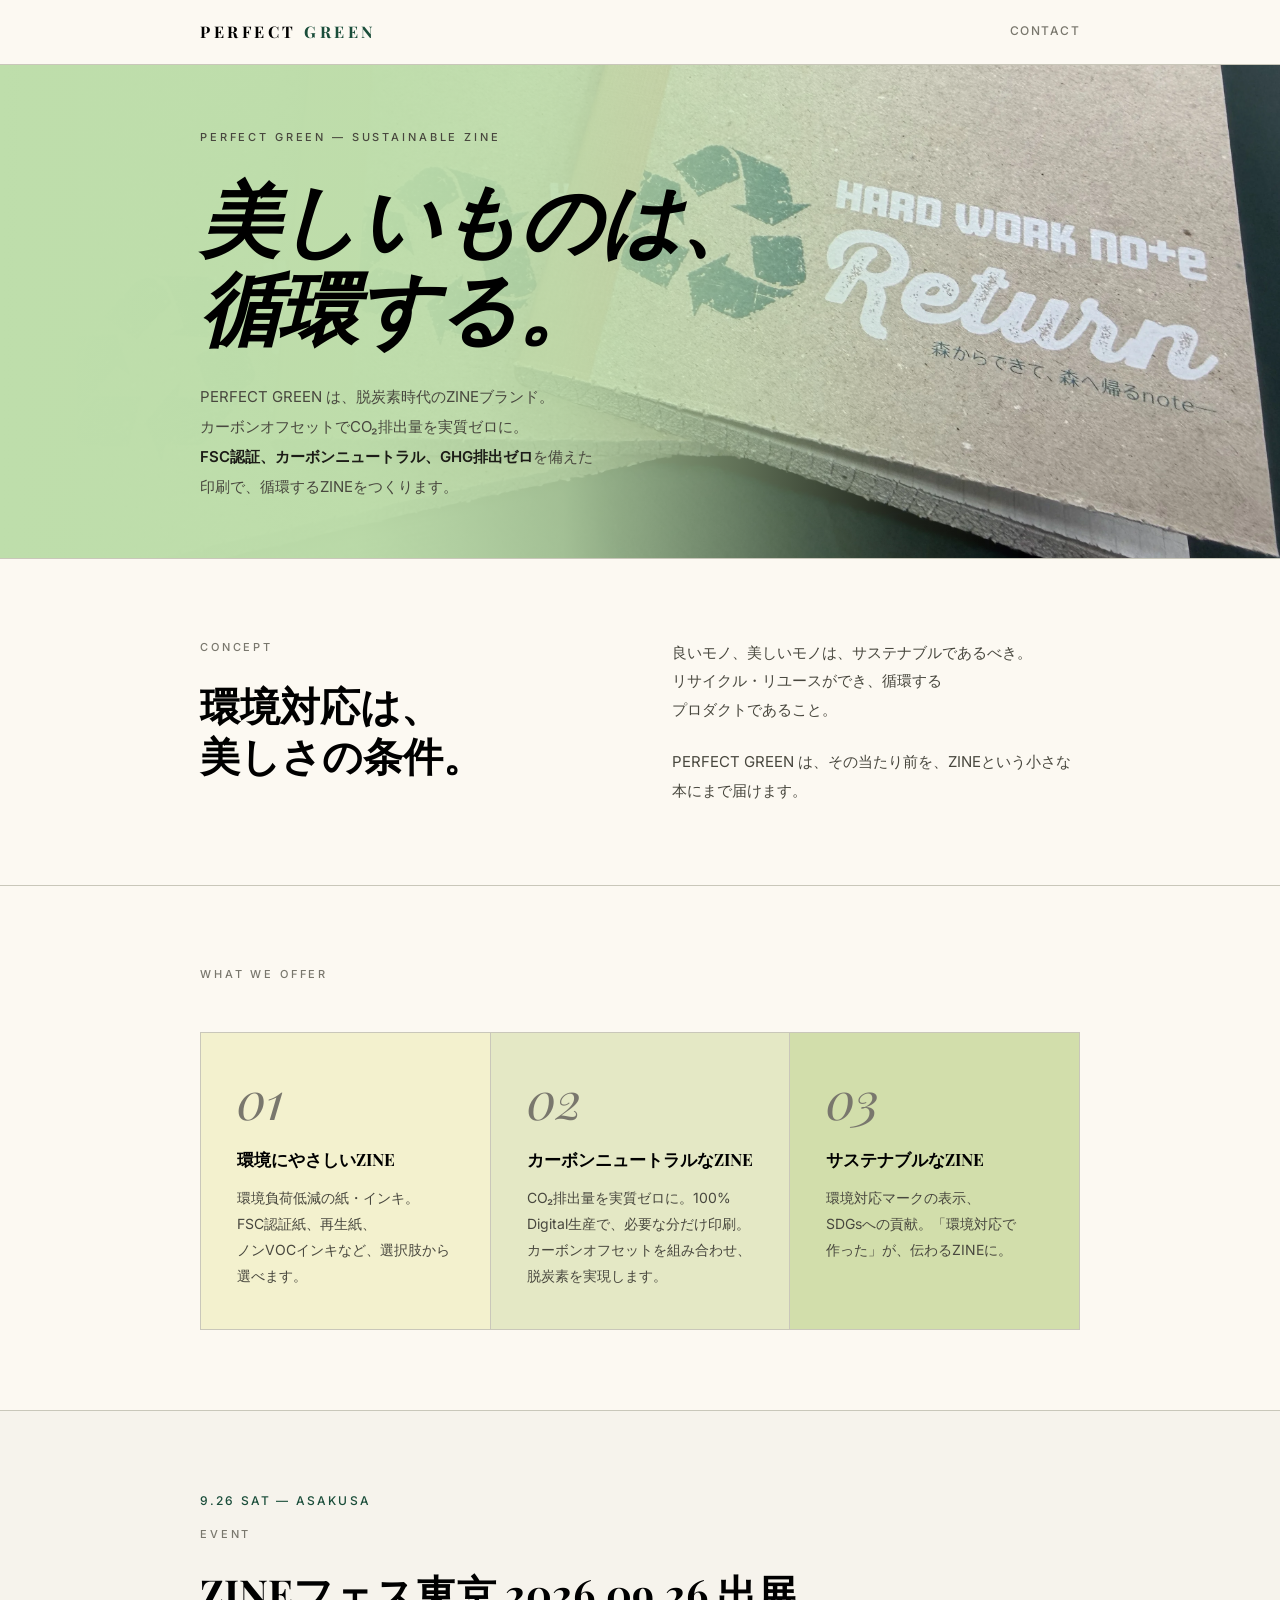
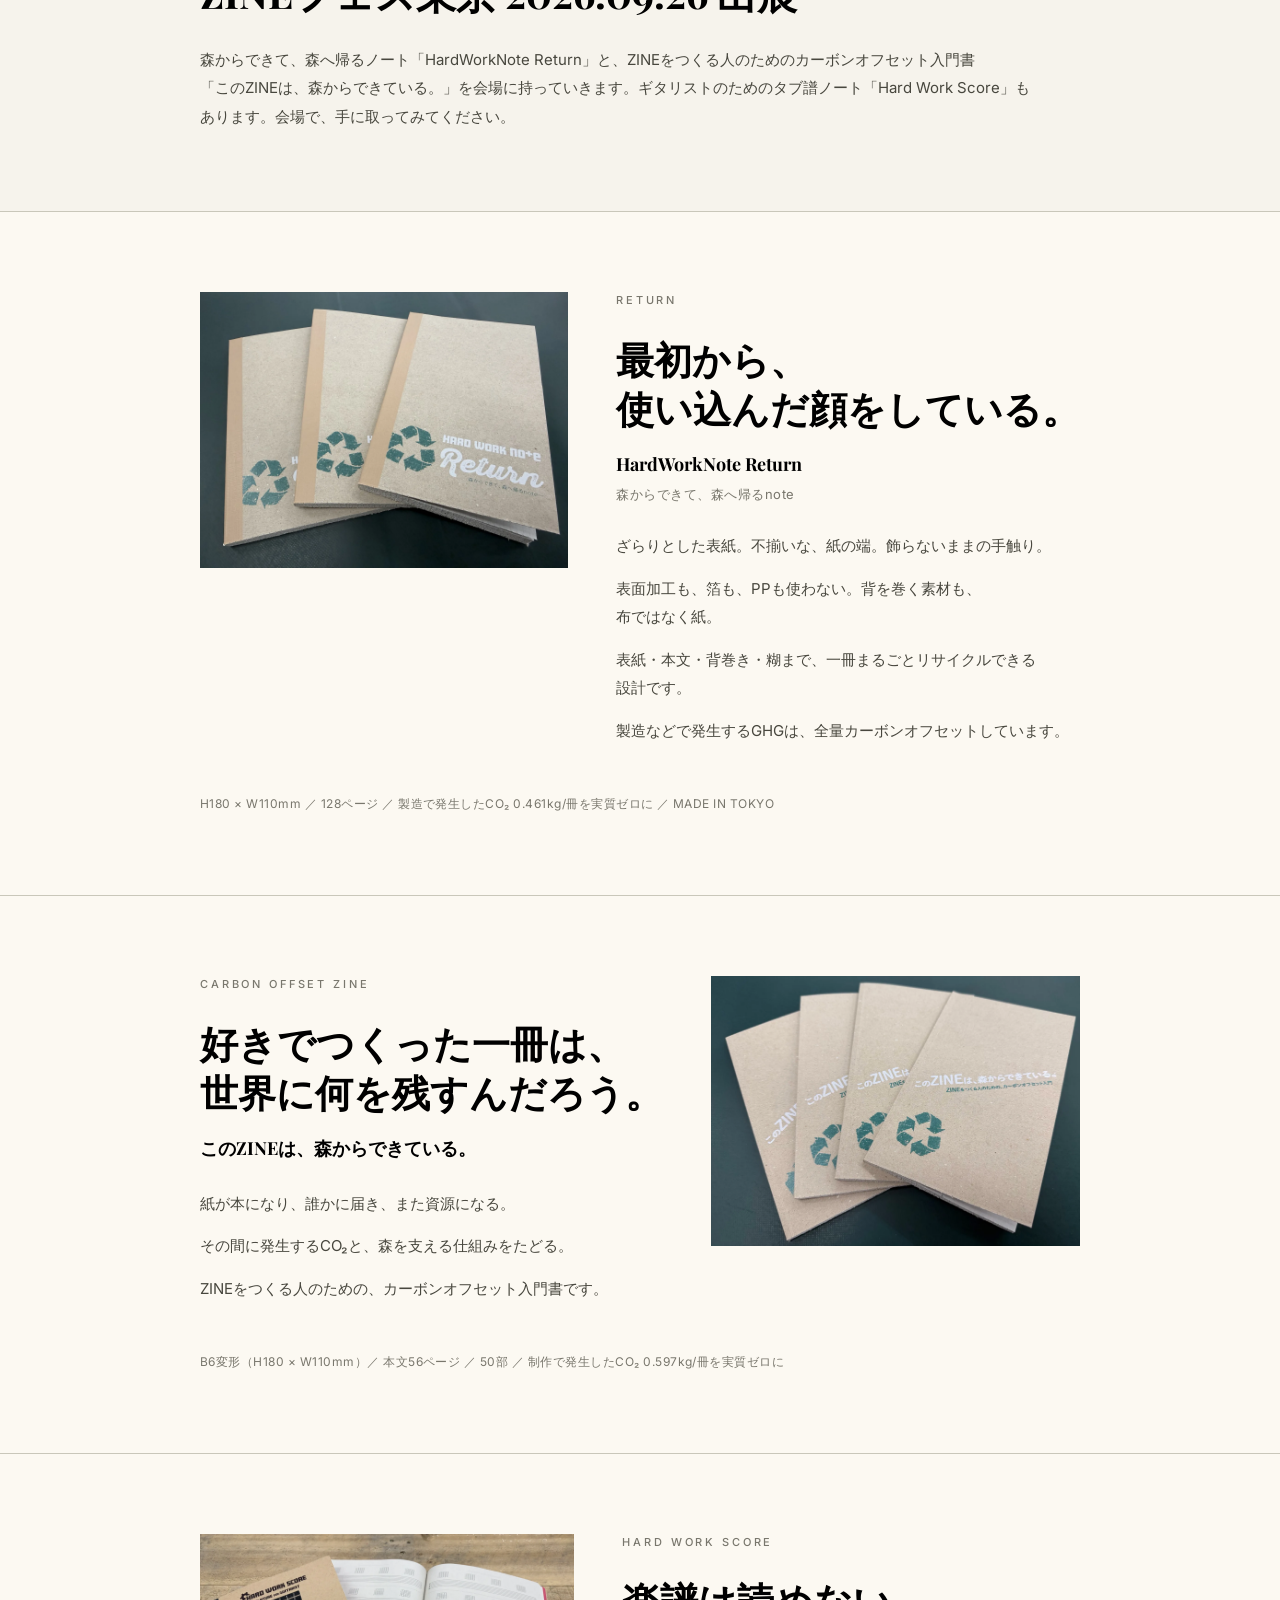
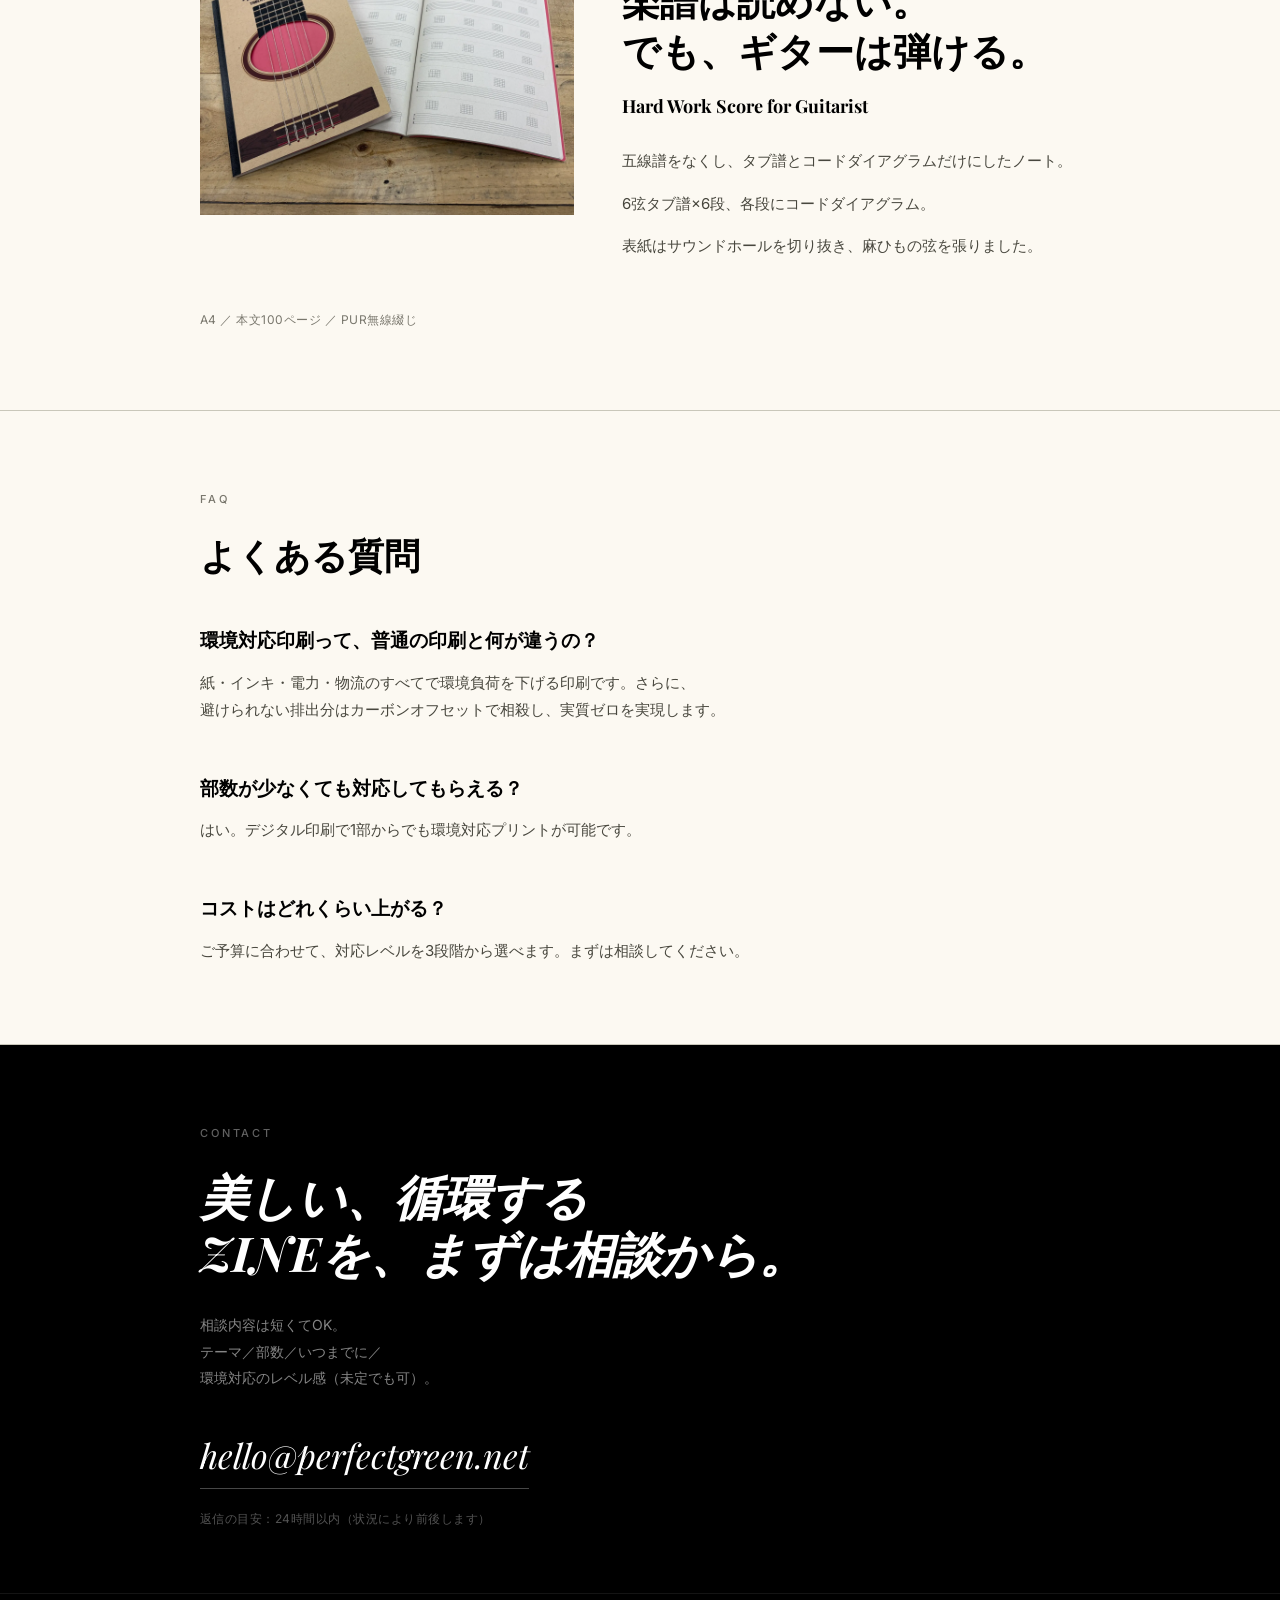
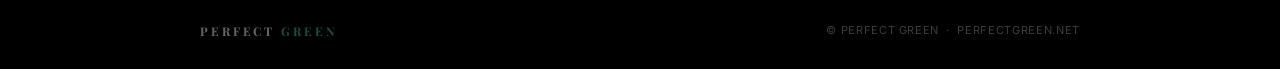
<file: index.html>
<!doctype html>
<html lang="ja">
<head>
  <meta charset="utf-8" />
  <meta name="viewport" content="width=device-width,initial-scale=1" />
  <meta name="description" content="PERFECT GREEN — 脱炭素時代のZINEブランド。FSC認証、カーボンニュートラル、GHG排出ゼロを備えた印刷で、循環するZINEをつくります。" />
  <title>PERFECT GREEN | 美しいものは、循環する。</title>

  <link rel="preconnect" href="https://fonts.googleapis.com">
  <link rel="preconnect" href="https://fonts.gstatic.com" crossorigin>
  <link href="https://fonts.googleapis.com/css2?family=Playfair+Display:ital,wght@0,700;1,700&family=Inter:wght@400;500;600&display=swap" rel="stylesheet">
  <link rel="stylesheet" href="style.css">
</head>

<body>

  <header>
    <div class="wrap nav">
      <a class="logo" href="#top" aria-label="PERFECT GREEN">
        PERFECT <span class="logo-green">GREEN</span>
      </a>
      <nav class="nav-links" aria-label="サイトナビゲーション">
        <a class="nav-link" href="#contact">Contact</a>
      </nav>
    </div>
  </header>

  <main id="top">

    <!-- Hero -->
    <section class="hero" aria-label="Hero">
      <div class="wrap">
        <p class="hero-eyebrow">PERFECT GREEN &mdash; SUSTAINABLE ZINE</p>
        <h1 class="hero-h1">美しいものは、<br>循環する。</h1>
        <p class="hero-lead">
          PERFECT GREEN は、脱炭素時代のZINEブランド。<br>
          カーボンオフセットでCO₂排出量を実質ゼロに。<br>
          <strong>FSC認証、カーボンニュートラル、GHG排出ゼロ</strong>を備えた<br>
          印刷で、循環するZINEをつくります。
        </p>
      </div>
    </section>

    <!-- Concept -->
    <section class="concept" aria-label="コンセプト">
      <div class="wrap">
        <div class="concept-grid">
          <div>
            <p class="section-label">Concept</p>
            <h2 class="concept-h2">環境対応は、<br>美しさの条件。</h2>
          </div>
          <div class="concept-body">
            <p>良いモノ、美しいモノは、サステナブルであるべき。リサイクル・リユースができ、循環する<span class="nowrap">プロダクトであること。</span></p>
            <p>PERFECT GREEN は、その当たり前を、<span class="nowrap">ZINEという</span>小さな本にまで届けます。</p>
          </div>
        </div>
      </div>
    </section>

    <!-- Pillars -->
    <section class="pillars" aria-label="3つの柱">
      <div class="wrap">
        <div class="pillars-header">
          <p class="section-label">What We Offer</p>
        </div>
        <div class="pillars-grid" role="list">
          <article class="pillar" role="listitem">
            <p class="pillar-num" aria-hidden="true">01</p>
            <h3 class="pillar-h3">環境にやさしいZINE</h3>
            <p class="pillar-body">環境負荷低減の紙・インキ。FSC認証紙、再生紙、<span class="nowrap">ノンVOCインキ</span>など、選択肢から選べます。</p>
          </article>
          <article class="pillar" role="listitem">
            <p class="pillar-num" aria-hidden="true">02</p>
            <h3 class="pillar-h3">カーボンニュートラルなZINE</h3>
            <p class="pillar-body">CO₂排出量を実質ゼロに。100% Digital生産で、必要な分だけ印刷。カーボンオフセットを組み合わせ、脱炭素を実現します。</p>
          </article>
          <article class="pillar" role="listitem">
            <p class="pillar-num" aria-hidden="true">03</p>
            <h3 class="pillar-h3">サステナブルなZINE</h3>
            <p class="pillar-body">環境対応マークの表示、SDGsへの貢献。「環境対応で作った」が、伝わるZINEに。</p>
          </article>
        </div>
      </div>
    </section>

    <!-- Event -->
    <section class="event" aria-label="ZINEフェス東京 2026 出展">
      <div class="wrap">
        <span class="event-date">9.26 SAT &mdash; ASAKUSA</span>
        <p class="section-label">Event</p>
        <h2 class="event-h2">ZINEフェス東京 <span class="nowrap">2026.09.26</span> 出展</h2>
        <p class="event-body">
          森からできて、森へ帰るノート<span class="nowrap">「HardWorkNote Return」</span>と、ZINEをつくる人のためのカーボンオフセット入門書<span class="nowrap">「このZINEは、</span>森からできている。」を会場に持っていきます。ギタリストのためのタブ譜ノート<span class="nowrap">「Hard Work Score」</span>もあります。会場で、<span class="nowrap">手に取って</span>みてください。
        </p>
      </div>
    </section>

    <!-- Product 01 : HardWorkNote Return -->
    <section class="product" aria-label="HardWorkNote Return">
      <div class="wrap">
        <div class="product-grid">
          <div class="product-visual">
            <img src="images/return_010.webp" alt="HardWorkNote Return ― ざらりとした表紙のノート3冊">
          </div>
          <div class="product-text">
            <p class="section-label">Return</p>
            <h2 class="product-h2">最初から、<br>使い込んだ顔をしている。</h2>
            <div class="product-meta">
              <p class="product-name">HardWorkNote Return</p>
              <p class="product-sub">森からできて、森へ帰るnote</p>
            </div>
            <div class="product-body">
              <p>ざらりとした表紙。不揃いな、紙の端。飾らないままの手触り。</p>
              <p>表面加工も、箔も、PPも使わない。背を巻く素材も、<span class="nowrap">布ではなく紙。</span></p>
              <p>表紙・本文・背巻き・糊まで、<span class="nowrap">一冊まるごと</span>リサイクルできる設計です。</p>
              <p>製造などで発生するGHGは、全量カーボンオフセットしています。</p>
            </div>
          </div>
        </div>
        <p class="product-spec"><span class="nowrap">H180 × W110mm</span> ／ <span class="nowrap">128ページ</span> ／ <span class="nowrap">製造で発生したCO₂ 0.461kg/冊を実質ゼロに</span> ／ <span class="nowrap">MADE IN TOKYO</span></p>
      </div>
    </section>

    <!-- Product 02 : Carbon Offset ZINE -->
    <section class="product product-reverse" aria-label="このZINEは、森からできている。">
      <div class="wrap">
        <div class="product-grid">
          <div class="product-visual">
            <img src="images/zine_010.webp" alt="このZINEは、森からできている。― 表紙の異なるZINE4冊">
          </div>
          <div class="product-text">
            <p class="section-label">Carbon Offset ZINE</p>
            <h2 class="product-h2">好きでつくった一冊は、<br>世界に何を残すんだろう。</h2>
            <div class="product-meta">
              <p class="product-name">このZINEは、森からできている。</p>
            </div>
            <div class="product-body">
              <p>紙が本になり、誰かに届き、また資源になる。</p>
              <p>その間に発生するCO₂と、森を支える仕組みをたどる。</p>
              <p>ZINEをつくる人のための、カーボンオフセット入門書です。</p>
            </div>
          </div>
        </div>
        <p class="product-spec"><span class="nowrap">B6変形（H180 × W110mm）</span>／ <span class="nowrap">本文56ページ</span> ／ <span class="nowrap">50部</span> ／ <span class="nowrap">制作で発生したCO₂ 0.597kg/冊を実質ゼロに</span></p>
      </div>
    </section>

    <!-- Product 03 : Hard Work Score -->
    <section class="product" aria-label="Hard Work Score for Guitarist">
      <div class="wrap">
        <div class="product-grid">
          <div class="product-visual">
            <img src="images/score_010.webp" alt="Hard Work Score for Guitarist ― タブ譜とコードダイアグラムが並ぶ見開き">
          </div>
          <div class="product-text">
            <p class="section-label">Hard Work Score</p>
            <h2 class="product-h2">楽譜は読めない。<br>でも、ギターは弾ける。</h2>
            <div class="product-meta">
              <p class="product-name">Hard Work Score for Guitarist</p>
            </div>
            <div class="product-body">
              <p>五線譜をなくし、タブ譜とコードダイアグラムだけにしたノート。</p>
              <p>6弦タブ譜×6段、各段にコードダイアグラム。</p>
              <p>表紙はサウンドホールを切り抜き、麻ひもの弦を張りました。</p>
            </div>
          </div>
        </div>
        <p class="product-spec"><span class="nowrap">A4</span> ／ <span class="nowrap">本文100ページ</span> ／ <span class="nowrap">PUR無線綴じ</span></p>
      </div>
    </section>

    <!-- FAQ -->
    <section class="faq" aria-label="よくある質問">
      <div class="wrap">
        <div class="faq-header">
          <p class="section-label">FAQ</p>
          <h2 class="faq-h2">よくある質問</h2>
        </div>
        <ul class="faq-list">
          <li class="faq-item">
            <p class="faq-q">環境対応印刷って、普通の印刷と何が違うの？</p>
            <p class="faq-a">紙・インキ・電力・物流のすべてで環境負荷を下げる印刷です。さらに、避けられない<span class="nowrap">排出分</span>はカーボンオフセットで相殺し、実質ゼロを実現します。</p>
          </li>
          <li class="faq-item">
            <p class="faq-q">部数が少なくても対応してもらえる？</p>
            <p class="faq-a">はい。デジタル印刷で1部からでも環境対応プリントが可能です。</p>
          </li>
          <li class="faq-item">
            <p class="faq-q">コストはどれくらい上がる？</p>
            <p class="faq-a">ご予算に合わせて、対応レベルを3段階から選べます。まずは相談してください。</p>
          </li>
        </ul>
      </div>
    </section>

    <!-- Contact -->
    <section class="contact" id="contact" aria-label="お問い合わせ">
      <div class="wrap">
        <p class="section-label">Contact</p>
        <h2 class="contact-h2">美しい、循環する<br>ZINEを、まずは相談から。</h2>
        <p class="contact-note">
          相談内容は短くてOK。<br>
          テーマ／部数／いつまでに／<br>
          環境対応のレベル感（未定でも可）。
        </p>
        <a class="contact-email" href="mailto:hello@perfectgreen.net">hello@perfectgreen.net</a>
        <p class="contact-sub">返信の目安：24時間以内（状況により前後します）</p>
      </div>
    </section>

  </main>

  <footer>
    <div class="wrap footer-inner">
      <span class="footer-logo">PERFECT <span class="footer-logo-green">GREEN</span></span>
      <span class="footer-copy">&copy; PERFECT GREEN &nbsp;&middot;&nbsp; PERFECTGREEN.NET</span>
    </div>
  </footer>

</body>
</html>
</file>
<file: style.css>
/* ============================================================
   PERFECT GREEN — style.css
   Elite Editorial Design System
   ============================================================ */

/* === Design Tokens === */
:root {
  --surface:            #fcf9f2;
  --surface-low:        #f6f3ec;
  --on-surface:         #1c1c17;
  --on-surface-variant: #48473e;
  --outline:            #79776d;
  --outline-variant:    #c9c7ba;
  --primary:            #000000;
  --on-primary:         #ffffff;
  --green-mark:         #1a4d3a; /* マークの緑：線・文字のみ */
  --max:                960px;

  /* Matcha Color Chart（削除した chart_010.webp の印字値）
     CMYK → sRGB は Japan Color 2001 Coated / 知覚的で変換 */
  --matcha-light:    227, 227, 138; /* 001 LIGHT LATTE    C15 M5  Y55  #E3E38A */
  --matcha-standard: 182, 200, 114; /* 002 STANDARD LATTE C35 M10 Y65  #B6C872 */
  --matcha-daily:    131, 173,  40; /* 003 DAILY MATCHA   C55 M15 Y100 #83AD28 */

  /* ヒーローのヴェール色。Pillars 03枠(#D2DEAB)の色相を緑側へ回したもの */
  --hero-veil: 190, 222, 171; /* #BEDEAB */
}

/* === Reset === */
*, *::before, *::after { box-sizing: border-box; margin: 0; padding: 0; }
html { scroll-behavior: smooth; }
body {
  font-family: 'Inter', sans-serif;
  font-size: 16px;
  font-weight: 400;
  line-height: 1.6;
  color: var(--on-surface);
  background: var(--surface);
  -webkit-font-smoothing: antialiased;
  overflow-x: hidden;
  /* 日本語の語中改行を防ぐ（Chrome）。Safari 未対応のため要所は .nowrap で固定 */
  word-break: auto-phrase;
}
a { color: inherit; text-decoration: none; }
h1, h2, h3 {
  font-family: 'Playfair Display', serif;
  font-weight: 700;
  line-height: 1.2;
  text-wrap: balance;
  word-break: keep-all;
  overflow-wrap: break-word;
}
.wrap { max-width: var(--max); margin: 0 auto; padding: 0 40px; }

/* === Shared Utilities === */
.section-label {
  display: block;
  font-size: 11px;
  font-weight: 500;
  letter-spacing: 0.26em;
  text-transform: uppercase;
  color: var(--outline);
  margin-bottom: 24px; /* ← 32px */
}
.nowrap { white-space: nowrap; }

/* === Header === */
header {
  position: sticky;
  top: 0;
  z-index: 100;
  background: rgba(252, 249, 242, 0.94);
  backdrop-filter: blur(14px);
  -webkit-backdrop-filter: blur(14px);
  border-bottom: 1px solid var(--outline-variant);
}
.nav {
  height: 64px;
  display: flex;
  align-items: center;
  justify-content: space-between;
}
.logo {
  font-family: 'Playfair Display', serif;
  font-weight: 700;
  font-size: 16px;
  letter-spacing: 0.22em;
  text-transform: uppercase;
  color: var(--primary);
}
.logo-green { color: var(--green-mark); }
.nav-links { display: flex; align-items: center; gap: 28px; }
.nav-link {
  font-family: 'Inter', sans-serif;
  font-size: 12px;
  font-weight: 500;
  letter-spacing: 0.12em;
  text-transform: uppercase;
  color: var(--outline);
  border-bottom: 1px solid transparent;
  padding-bottom: 1px;
  transition: color 0.2s, border-color 0.2s;
}
.nav-link:hover { color: var(--on-surface); border-color: var(--outline); }

/* === Footer === */
footer {
  background: var(--primary);
  border-top: 1px solid rgba(255, 255, 255, 0.08);
  padding: 28px 0;
}
.footer-inner {
  display: flex;
  align-items: center;
  justify-content: space-between;
}
.footer-logo {
  font-family: 'Playfair Display', serif;
  font-size: 12px;
  font-weight: 700;
  letter-spacing: 0.24em;
  text-transform: uppercase;
  color: rgba(255, 255, 255, 0.4);
}
.footer-logo-green { color: var(--green-mark); }
.footer-copy {
  font-size: 11px;
  letter-spacing: 0.06em;
  color: rgba(255, 255, 255, 0.24);
}

/* ============================================================
   INDEX.HTML — Sections
   ============================================================ */

/* Hero */
.hero {
  position: relative;
  overflow: hidden;
  padding: 64px 0 56px; /* ← 128px 0 120px */
  border-bottom: 1px solid var(--outline-variant);
  --hero-photo: 1; /* 写真はフル。可読性はヴェール側で担保する */
}
/* 写真そのもの */
.hero::before {
  content: '';
  position: absolute;
  inset: 0;
  background: url('images/title_010.webp?v=day3') center / cover no-repeat;
  opacity: var(--hero-photo);
  z-index: 0;
  pointer-events: none;
}
/* 文字が乗る左側だけアイボリーで伏せるヴェール（::before の上、本文の下） */
.hero::after {
  content: '';
  position: absolute;
  inset: 0;
  background: linear-gradient(
    to right,
    rgba(var(--hero-veil), 1) 0%,
    rgba(var(--hero-veil), 0.97) 28%,
    rgba(var(--hero-veil), 0.84) 44%,
    rgba(var(--hero-veil), 0.50) 58%,
    rgba(var(--hero-veil), 0.16) 70%,
    rgba(var(--hero-veil), 0) 80%
  );
  z-index: 0;
  pointer-events: none;
}
.hero .wrap {
  position: relative;
  z-index: 1;
}
.hero-eyebrow {
  font-size: 11px;
  font-weight: 500;
  letter-spacing: 0.26em;
  text-transform: uppercase;
  /* LIGHT LATTE 上では --outline が 3.34:1 と不足するため、ヒーロー内だけ一段濃くする */
  color: var(--on-surface-variant);
  margin-bottom: 24px; /* ← 40px */
}
.hero-h1 {
  font-size: clamp(44px, 7.5vw, 80px);
  font-style: italic;
  letter-spacing: -0.02em;
  line-height: 1.12;
  color: var(--primary);
  margin-bottom: 32px; /* ← 48px */
}
.hero-lead {
  font-size: 15px;
  line-height: 2.0;
  color: var(--on-surface-variant);
  max-width: 44ch;
}
.hero-lead strong {
  font-weight: 600;
  color: var(--on-surface);
}

/* Concept */
.concept {
  padding: 80px 0; /* ← 128px 0 */
  border-bottom: 1px solid var(--outline-variant);
}
.concept-grid {
  display: grid;
  grid-template-columns: 1fr 1fr;
  gap: 64px; /* ← 96px */
  align-items: start;
}
.concept-h2 {
  font-size: clamp(26px, 3.8vw, 40px); /* ← clamp(28px, 4.2vw, 46px) */
  color: var(--primary);
  line-height: 1.25;
}
.concept-body p {
  font-size: 15px;
  line-height: 1.9;
  color: var(--on-surface-variant);
}
.concept-body p + p { margin-top: 24px; }

/* Pillars */
.pillars {
  padding: 80px 0; /* ← 128px 0 */
  border-bottom: 1px solid var(--outline-variant);
  --pillar-tint: 35%; /* アイボリーに対する Matcha の混合率 */
}
.pillars-header { margin-bottom: 48px; } /* ← 72px */
.pillars-grid {
  display: grid;
  grid-template-columns: repeat(3, 1fr);
  gap: 1px;
  background: var(--outline-variant);
  border: 1px solid var(--outline-variant);
}
.pillar {
  background: var(--surface);
  padding: 40px 36px; /* ← 56px 40px */
}
/* 01 → 02 → 03 で少しずつ緑が濃くなる。ベタでは使わずアイボリーと混ぜる */
.pillar:nth-child(1) { background: color-mix(in srgb, rgb(var(--matcha-light))    var(--pillar-tint), var(--surface)); }
.pillar:nth-child(2) { background: color-mix(in srgb, rgb(var(--matcha-standard)) var(--pillar-tint), var(--surface)); }
.pillar:nth-child(3) { background: color-mix(in srgb, rgb(var(--matcha-daily))    var(--pillar-tint), var(--surface)); }
.pillar-num {
  font-family: 'Playfair Display', serif;
  font-size: 52px;
  font-style: italic;
  /* --outline-variant はティントの上で 1.2:1 まで落ちるため一段濃くする */
  color: var(--outline);
  line-height: 1;
  margin-bottom: 24px; /* ← 36px */
}
.pillar-h3 {
  font-size: 17px;
  color: var(--primary);
  margin-bottom: 16px;
}
.pillar-body {
  font-size: 14px;
  line-height: 1.85;
  color: var(--on-surface-variant);
}

/* Product Sections */
.product {
  padding: 80px 0; /* ← 128px 0 */
  border-bottom: 1px solid var(--outline-variant);
}
.product-grid {
  display: grid;
  grid-template-columns: 1fr;
  gap: 40px;
  align-items: start;
}
.product-visual img {
  display: block;
  width: 100%;
  height: auto;
}
.product-h2 {
  font-size: clamp(24px, 3.6vw, 38px);
  color: var(--primary);
  margin-bottom: 20px;
  max-width: 28ch;
  line-height: 1.3;
}
.product-meta { margin-bottom: 28px; }
.product-name {
  font-family: 'Playfair Display', serif;
  font-size: 18px;
  font-weight: 700;
  color: var(--primary);
  line-height: 1.4;
  margin-bottom: 6px;
  text-wrap: balance;
  word-break: keep-all;
  overflow-wrap: break-word;
}
.product-sub {
  font-size: 13px;
  letter-spacing: 0.04em;
  color: var(--outline);
}
.product-body {
  margin-bottom: 0;
}
.product-body p {
  font-size: 15px;
  line-height: 1.9;
  color: var(--on-surface-variant);
}
.product-body p + p { margin-top: 14px; } /* ← 20px */
.product-spec {
  /* 罫線は使わず余白で区切る（余白スケール 48px） */
  margin-top: 48px;
  font-size: 12px;
  line-height: 1.8;
  letter-spacing: 0.04em;
  color: var(--outline);
}

/* Event */
.event {
  padding: 80px 0; /* ← 128px 0 */
  background: var(--surface-low);
  border-bottom: 1px solid var(--outline-variant);
}
.event-date {
  display: block;
  font-size: 12px;
  font-weight: 500;
  letter-spacing: 0.18em;
  text-transform: uppercase;
  color: var(--green-mark);
  margin-bottom: 16px;
}
.event-h2 {
  font-size: clamp(26px, 3.8vw, 40px);
  color: var(--primary);
  margin-bottom: 28px; /* ← 28px (same, already not excessive) */
  line-height: 1.25;
}
.event-body {
  font-size: 15px;
  line-height: 1.9;
  color: var(--on-surface-variant);
}
/* FAQ */
.faq {
  padding: 80px 0; /* ← 128px 0 */
  border-bottom: 1px solid var(--outline-variant);
}
.faq-header { margin-bottom: 48px; } /* ← 72px */
.faq-h2 {
  font-size: clamp(24px, 3.5vw, 36px);
  color: var(--primary);
  margin-top: 16px; /* ← 24px */
}
.faq-list { list-style: none; }
/* 罫線は使わず余白で区切る（余白スケール 48px） */
.faq-item + .faq-item { margin-top: 48px; }
.faq-q {
  font-family: 'Playfair Display', serif;
  font-size: 19px;
  font-weight: 700;
  color: var(--primary);
  margin-bottom: 14px; /* ← 20px */
  text-wrap: balance;
  word-break: keep-all;
  overflow-wrap: break-word;
}
.faq-a {
  font-size: 15px;
  line-height: 1.85;
  color: var(--on-surface-variant);
  max-width: 64ch;
}

/* Contact */
.contact {
  padding: 80px 0 64px; /* ← 128px 0 96px */
  background: var(--primary);
}
.contact .section-label { color: rgba(255, 255, 255, 0.38); }
.contact-h2 {
  font-size: clamp(28px, 4.5vw, 48px); /* ← clamp(30px, 5vw, 58px) */
  font-style: italic;
  color: var(--on-primary);
  margin-top: 20px; /* ← 32px */
  margin-bottom: 32px; /* ← 48px */
  max-width: 26ch;
  line-height: 1.18;
}
.contact-note {
  font-size: 14px;
  line-height: 1.9;
  color: rgba(255, 255, 255, 0.52);
  margin-bottom: 36px; /* ← 56px */
  max-width: 40ch;
}
.contact-email {
  font-family: 'Playfair Display', serif;
  font-size: clamp(20px, 3.2vw, 34px);
  font-style: italic;
  color: var(--on-primary);
  border-bottom: 1px solid rgba(255, 255, 255, 0.28);
  padding-bottom: 6px;
  display: inline-block;
  transition: border-color 0.25s;
}
.contact-email:hover { border-color: rgba(255, 255, 255, 0.72); }
.contact-sub {
  margin-top: 20px; /* ← 28px */
  font-size: 12px;
  letter-spacing: 0.04em;
  color: rgba(255, 255, 255, 0.32);
}

/* スマホは縦長の枠に横長写真が入るため、リサイクルマークと Return の
   文字が両方残る 70% に寄せる（768px 以上は center で全体が収まる） */
@media (max-width: 767px) {
  .hero::before { background-position: 70% center; }
  /* スマホは文字が全幅に乗るので、横方向ではなく
     「上は写真を見せる・下は伏せる」縦方向のヴェールに切り替える */
  .hero::after {
    background: linear-gradient(
      to bottom,
      rgba(var(--hero-veil), 0.20) 0%,
      rgba(var(--hero-veil), 0.52) 22%,
      rgba(var(--hero-veil), 0.90) 40%,
      rgba(var(--hero-veil), 1) 54%,
      rgba(var(--hero-veil), 1) 100%
    );
  }
}

@media (min-width: 768px) {
  .product-grid {
    grid-template-columns: 45fr 55fr;
    gap: 48px;
  }
  .product-reverse .product-visual { order: 2; }
}

/* ============================================================
   RESPONSIVE
   ============================================================ */

@media (max-width: 800px) {
  .wrap { padding: 0 28px; }
  .hero { padding: 56px 0 48px; } /* ← 88px 0 80px */
  .concept { padding: 64px 0; } /* ← 88px 0 */
  .concept-grid { grid-template-columns: 1fr; gap: 40px; } /* ← gap: 48px */
  .pillars { padding: 64px 0; } /* ← 88px 0 */
  .pillars-grid { grid-template-columns: 1fr; }
  .pillar { padding: 36px 28px; } /* ← 44px 32px */
  .product { padding: 64px 0; } /* ← 88px 0 */
  .event { padding: 64px 0; } /* ← 88px 0 */
  .faq { padding: 64px 0; } /* ← 88px 0 */
  .contact { padding: 64px 0 52px; } /* ← 88px 0 72px */
}

@media (max-width: 480px) {
  .wrap { padding: 0 20px; }
  .hero { padding: 48px 0 44px; } /* ← 64px 0 60px */
  .hero-h1 { margin-bottom: 24px; } /* ← 36px */
  .pillar { padding: 28px 20px; } /* ← 36px 24px */
  .faq-item + .faq-item { margin-top: 32px; }
  .footer-inner { flex-direction: column; gap: 10px; text-align: center; }
  .nav-links { gap: 16px; }
}
</file>
